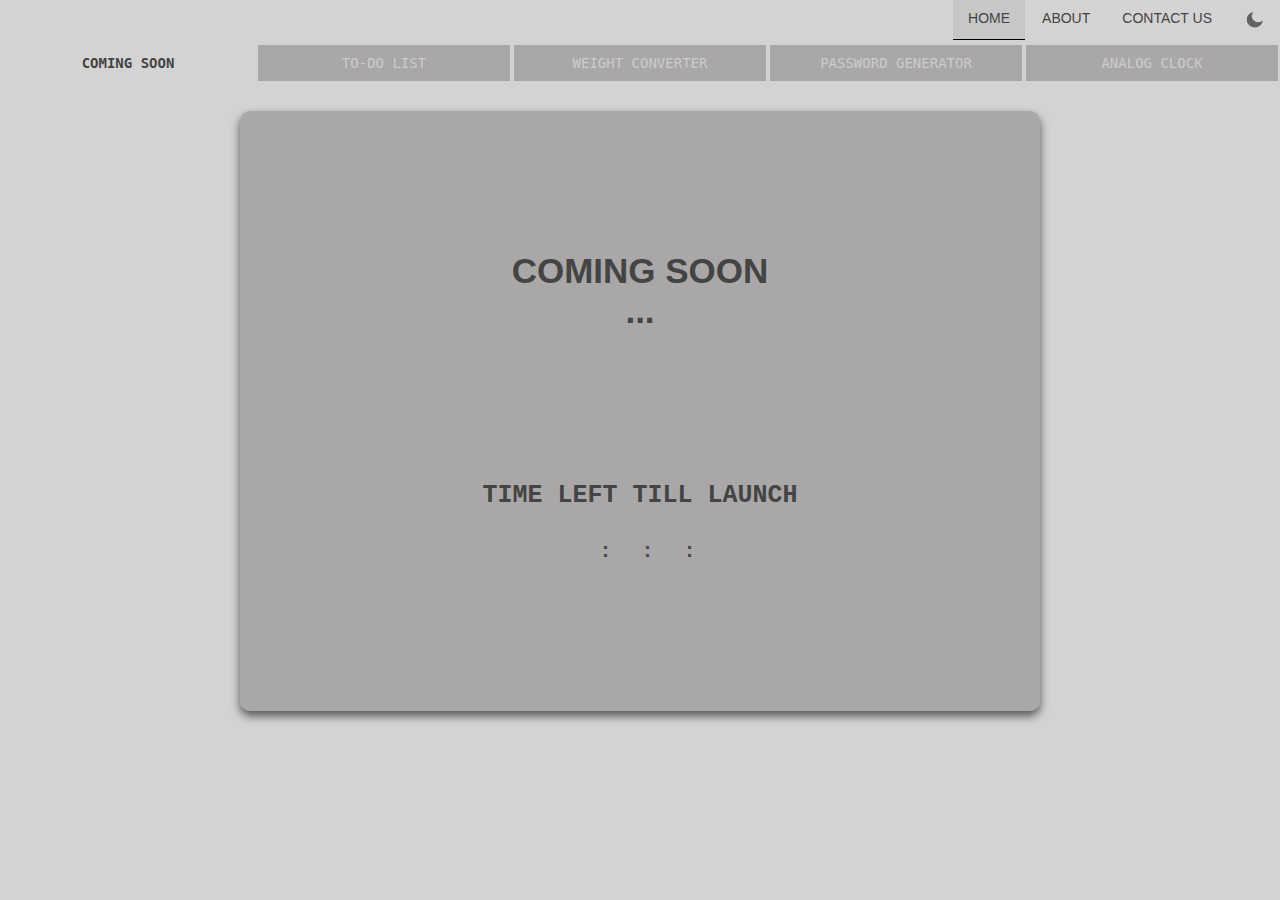
<file: index.html>
<!DOCTYPE HTML>
<html>
<head>

    <meta name="viewport" content="width=device-width, initial-scale=1">
    <title>My Projects</title>
    <link rel="stylesheet" href="./css/style.css">

</head>
<body>

    <div class = "container nav">
        <div class ="NavBar" >
            <ul>
                <li id="home" class = "nav-item active-menu"><a href="">HOME</a></li>
                <li id="about" class = "nav-item"><a href="">ABOUT</a></li>
                <li id="contact us" class = "nav-item"> <a href="">CONTACT US</a></li>
                <li id= "toggle-link" class = "nav-item"><a><img src = "img/moon.png" id = "toggle"></a></li>
            </ul>
        </div>
    </div>


    <div id= "mid">

        <div id = "project-container">

            <div class = "pro coming-soon active">COMING SOON</div>
            <div class = "pro to-do">TO-DO LIST</div>
            <div class = "pro weight">WEIGHT CONVERTER</div>
            <div class = "pro pword-gen">PASSWORD GENERATOR</div>
            <div class="pro analog-clock" onclick="analogClock()">ANALOG CLOCK</div>

        </div>

        <div id = "coming-soon" class = "mid-item active">

            <div class="coming-soon-txt">
                COMING SOON <br> ...
            </div>

            <footer class= "footer">

                <div class= "launch">
        
                    <h4>TIME LEFT TILL LAUNCH</h4>
            
                    <div class="countdown">
                        <p id="days"></p>
                        <p>:</p>
                        <p id="hours"></p>
                        <p>:</p>
                        <p id="mins"></p>
                        <p>:</p>
                        <p id="secs"></p>
                    </div>
        
                    <!-- <h2 id="elapsed"></h2> -->
        
                </div> 
            </footer>
            
        </div>

        <div id = "to-do" class = "mid-item">

            <div class="todo" >

                <h2>Create a new task</h2>

                <div id= "type">

                    <input type="text" placeholder="Input your task here ">
                    
                    <svg xmlns="http://www.w3.org/2000/svg" class="h-6 w-6" fill="none" viewBox="0 0 24 24" stroke="currentColor">
                        <path stroke-linecap="round" stroke-linejoin="round" stroke-width="2" d="M12 9v3m0 0v3m0-3h3m-3 0H9m12 0a9 9 0 11-18 0 9 9 0 0118 0z" />
                    </svg>
                    
                </div>

            </div>
            
            <div class = "todoList">

                <h2>TO DO LIST</h2>

                <div class = "list">
                    <ul></ul>
                </div>
               
            </div>

        </div>

        <div id = "weight" class = "mid-item">

            <h2>WEIGHT CONVERTER</h2>

            <div class = "ip">

                <label for="input-unit" class= "label"> FROM : </label>
                <br>
                <span class = "ip-field">
                    <input type="text" id = "input">

                    <select name="input-unit" id= "input-unit">
                        <option value="kg">kg</option>
                        <option value="pound">lb</option>
                    </select>
                </span>
               

            </div>
            
            <div class = "op">

                <label for="output-unit" class= "label"> TO : </label>
                <br>
                <span class = "ip-field"class = "ip-field">
                    <input type="text" id = "output">

                    <select name="output-unit" id= "output-unit">
                        <option value="pound">lb</option>
                        <option value="kg">kg</option>
                    </select>
                </span>
                

            </div>

        </div>

        <div id = "pword-gen" class = "mid-item">

            <h2>Password Generator</h2>

            <div class = "p-word-item input">

                <input type="text" id = "print" readonly>

                <div class="copy" onmouseover="hover()" onmouseout="onLeave()">

                    
                    <div class="copy-div white">
                        <svg class = "copy-icon" id ="white" xmlns="http://www.w3.org/2000/svg" class="h-6 w-6" fill="none" viewBox="0 0 24 24" stroke="currentColor">
                            <path stroke-linecap="round" stroke-linejoin="round" stroke-width="2" d="M9 5H7a2 2 0 00-2 2v12a2 2 0 002 2h10a2 2 0 002-2V7a2 2 0 00-2-2h-2M9 5a2 2 0 002 2h2a2 2 0 002-2M9 5a2 2 0 012-2h2a2 2 0 012 2" />
                        </svg>
                    </div>
                    
                    <div class="copy-div black">
                        <svg class = "copy-icon" id ="black" xmlns="http://www.w3.org/2000/svg" class="h-5 w-5" viewBox="0 0 20 20" fill="currentColor">
                            <path d="M9 2a1 1 0 000 2h2a1 1 0 100-2H9z" />
                            <path fill-rule="evenodd" d="M4 5a2 2 0 012-2 3 3 0 003 3h2a3 3 0 003-3 2 2 0 012 2v11a2 2 0 01-2 2H6a2 2 0 01-2-2V5zm9.707 5.707a1 1 0 00-1.414-1.414L9 12.586l-1.293-1.293a1 1 0 00-1.414 1.414l2 2a1 1 0 001.414 0l4-4z" clip-rule="evenodd" />
                        </svg>
                    </div>
                    
                    <span id = "popup-text" >copy to clipboard</span>

                </div>
               
            </div>

            <div class= "p-word-item sel">
                <label>Input number of Characters</label>
                <input type="number" min="1" max="24">
            </div>

            <button id="generate">
                Generate Password
            </button>
            
        </div>

        <div id="analog-clock" class = "mid-item">
            <div class="container-analog">
                <div class="sec hand"></div>
                <div class="min hand"></div>
                <div class="hour hand"></div>
                <img id="clock-img" src="./img/Clock-No-Hands-PNG-Clipart.png" alt="">
            </div>
        </div>

    </div>

    <script src="./js/mode.js"></script>
    <script src="./js/clock.js"></script>
    <script src="./js/countdown.js"></script>
    <script src="./js/toggle.js"></script>
    <script src="./js/switch.js"></script>
    <script src="./js/weightConverter.js"></script>
    <script src="./js/toDoList.js"></script>
    <script src="./js/pgen.js"></script>
    <!-- <script src="fontawesome.js" crossorigin="anonymous"></script> -->

</body>

</html>
</file>
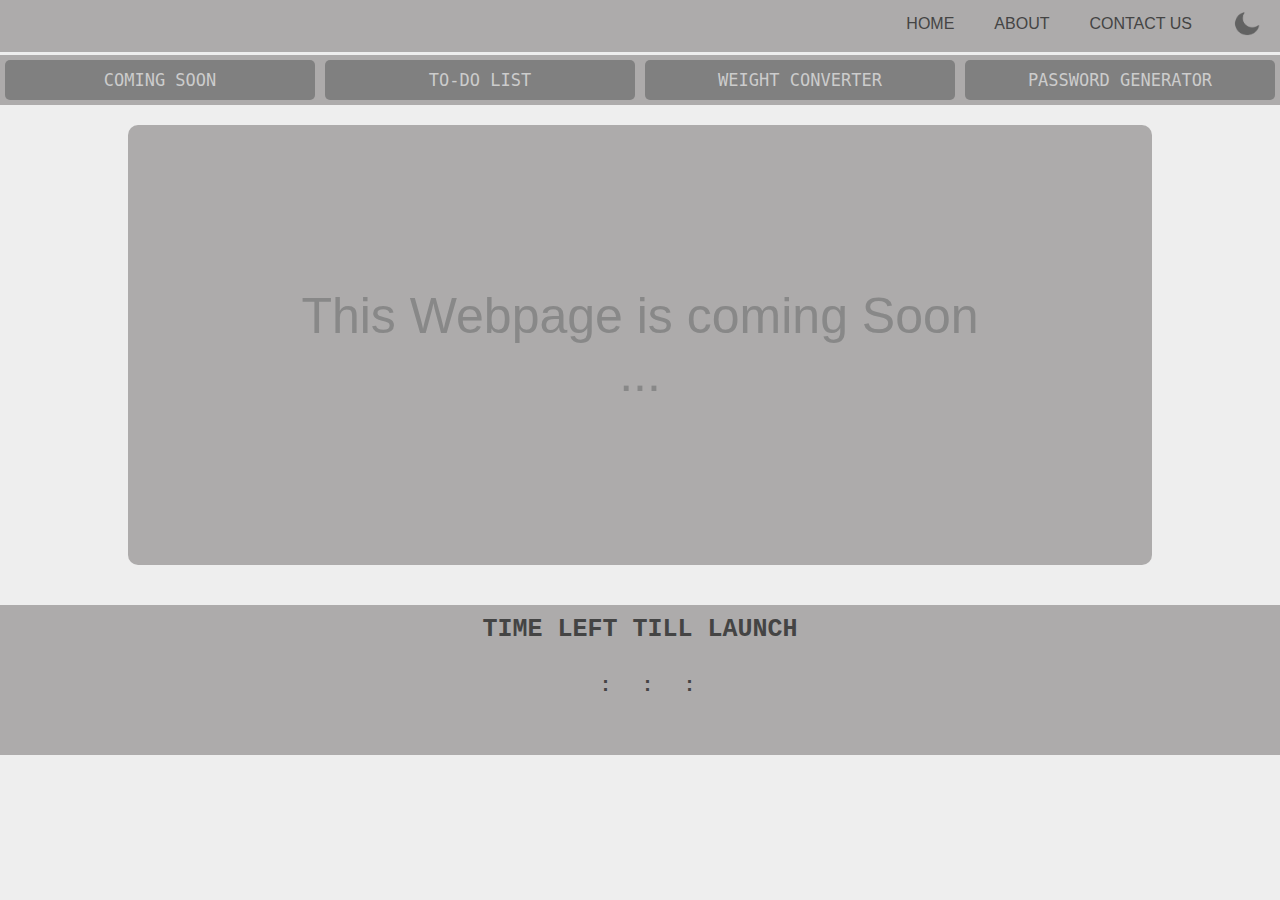
<file: Advanced Class Projects/index.html>
<!DOCTYPE HTML>
<html>
<head>

    <meta name="viewport" content="width=device-width, initial-scale=1">
    <title>COUNTDOWN AND TOGGLE SWITCH</title>
    <link rel="stylesheet" href="./css/style.css">

</head>
<body>

    <div class = "container nav">
        <div class ="NavBar" >
            <ul>
                <li id="home"><a href="">HOME</a></li>
                <li id="about"><a href="">ABOUT</a></li>
                <li id="contact us"> <a href="">CONTACT US</a></li>
                <li><a id= "toggle-link"><img src = "img/moon.png" id = "toggle"></a></li>
            </ul>
        </div>
    </div>



    <div id= "mid">

        <div id = "project-container">

            <div class = "pro coming-soon">COMING SOON</div>
            <div class = "pro to-do">TO-DO LIST</div>
            <div class = "pro weight">WEIGHT CONVERTER</div>
            <div class = "pro pword-gen">PASSWORD GENERATOR</div>

        </div>

        <div id = "coming-soon">
            This Webpage is coming Soon <br> ...
        </div>

        <div id = "to-do">

            <div class="todo">

                <h2>Create a task</h2>

                <div id= "type">

                    <input type="text" placeholder="Input your task here ">
                    
                    <svg xmlns="http://www.w3.org/2000/svg" class="h-6 w-6" fill="none" viewBox="0 0 24 24" stroke="currentColor">
                        <path stroke-linecap="round" stroke-linejoin="round" stroke-width="2" d="M12 9v3m0 0v3m0-3h3m-3 0H9m12 0a9 9 0 11-18 0 9 9 0 0118 0z" />
                    </svg>
                    
                </div>

            </div>
            
            <div class = "todoList">

                <h2>TO DO LIST</h2>

                <div class = "list">
                    <ul></ul>
                </div>
               
            </div>

        </div>

        <div id = "weight">

            <h2>WEIGHT CONVERTER</h2>

            <div class = "ip">

                <label for="input-unit" class= "label"> FROM : </label>
                <br>
                <span class = "ip-field">
                    <input type="text" id = "input">

                    <select name="input-unit" id= "input-unit">
                        <option value="kg">kg</option>
                        <option value="pound">lb</option>
                    </select>
                </span>
               

            </div>
            
            <div class = "op">

                <label for="output-unit" class= "label"> TO : </label>
                <br>
                <span class = "ip-field"class = "ip-field">
                    <input type="text" id = "output">

                    <select name="output-unit" id= "output-unit">
                        <option value="pound">lb</option>
                        <option value="kg">kg</option>
                    </select>
                </span>
                

            </div>

        </div>

        <div id = "pword-gen">

            <h2>Password Generator</h2>

            <div class = "p-word-item input">

                <input type="text" id = "print" readonly>

                <div class="copy">

                    <span id = "popup-text">copy to clipboard</span>

                    <div class="copy-div white">
                        <svg class = "copy-icon" id ="white" xmlns="http://www.w3.org/2000/svg" class="h-6 w-6" fill="none" viewBox="0 0 24 24" stroke="currentColor">
                            <path stroke-linecap="round" stroke-linejoin="round" stroke-width="2" d="M9 5H7a2 2 0 00-2 2v12a2 2 0 002 2h10a2 2 0 002-2V7a2 2 0 00-2-2h-2M9 5a2 2 0 002 2h2a2 2 0 002-2M9 5a2 2 0 012-2h2a2 2 0 012 2" />
                        </svg>
                    </div>
                    
                    <div class="copy-div black">
                        <svg class = "copy-icon" id ="black" xmlns="http://www.w3.org/2000/svg" class="h-5 w-5" viewBox="0 0 20 20" fill="currentColor">
                            <path d="M9 2a1 1 0 000 2h2a1 1 0 100-2H9z" />
                            <path fill-rule="evenodd" d="M4 5a2 2 0 012-2 3 3 0 003 3h2a3 3 0 003-3 2 2 0 012 2v11a2 2 0 01-2 2H6a2 2 0 01-2-2V5zm9.707 5.707a1 1 0 00-1.414-1.414L9 12.586l-1.293-1.293a1 1 0 00-1.414 1.414l2 2a1 1 0 001.414 0l4-4z" clip-rule="evenodd" />
                        </svg>
                    </div>
                    
                </div>
               
            </div>

            <div class= "p-word-item sel">
                <label>Input number of Characters</label>
                <input type="number" min="1" max="24">
            </div>

            <button id="generate">
                Generate Password
            </button>
            
        </div>

    </div>


    <footer class= "footer">

        <div class= "launch">

            <h4>TIME LEFT TILL LAUNCH</h4>
    
            <div class="countdown">
                <p id="days"></p>
                <p>:</p>
                <p id="hours"></p>
                <p>:</p>
                <p id="mins"></p>
                <p>:</p>
                <p id="secs"></p>
            </div>

            <!-- <h2 id="elapsed"></h2> -->

        </div> 
    </footer>
    
    <script src="./js/mode.js"></script>
    <script src="./js/countdown.js"></script>
    <script src="./js/toggle.js"></script>
    <script src="./js/switch.js"></script>
    <script src="./js/weightConverter.js"></script>
    <script src="./js/toDoList.js"></script>
    <script src="./js/pgen.js"></script>
    <!-- <script src="fontawesome.js" crossorigin="anonymous"></script> -->

</body>

</html>
</file>
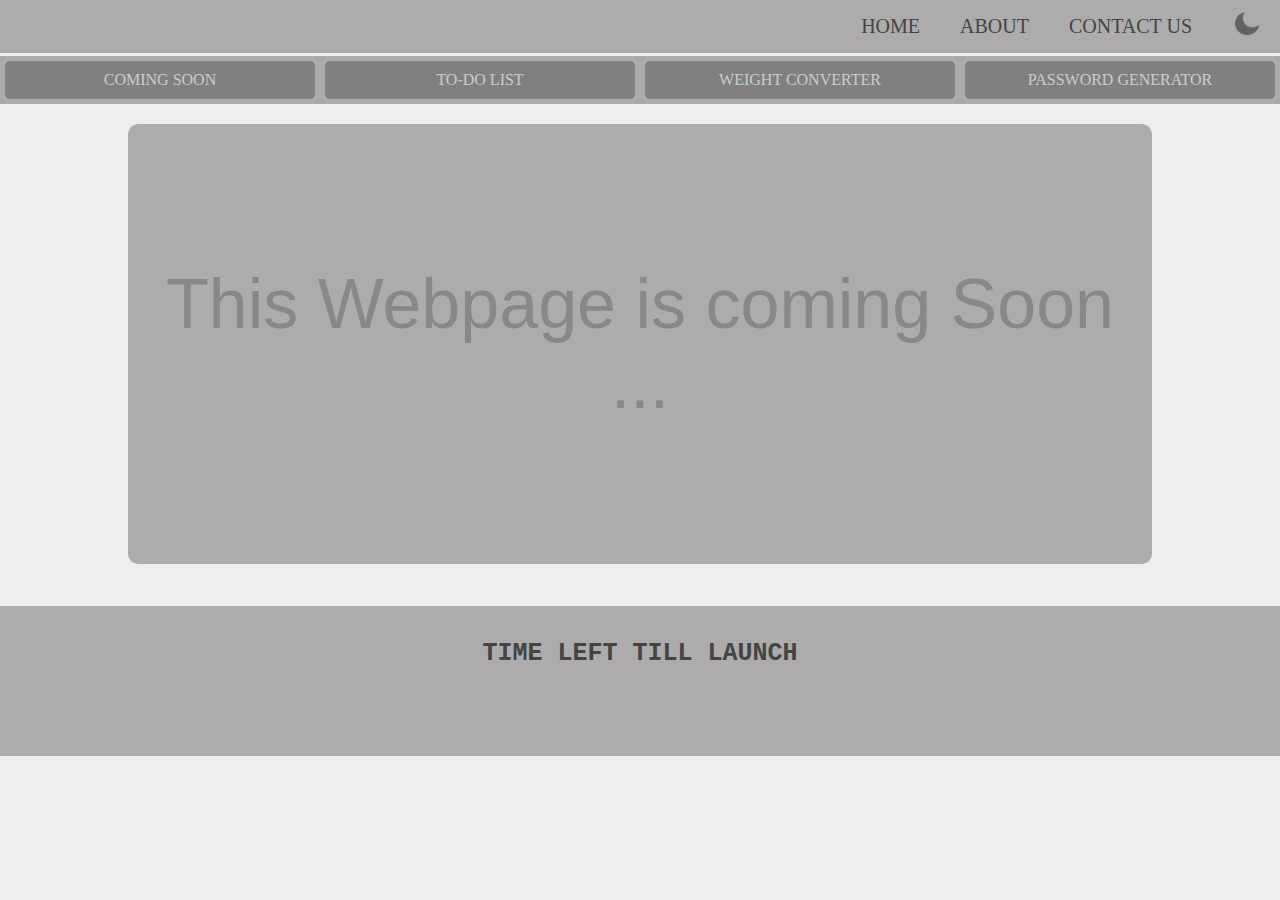
<file: bigstack/Advanced Class Projects/index.html>
<!DOCTYPE HTML>
<html>
<head>

    <meta name="viewport" content="width=device-width, initial-scale=1">
    <title>COUNTDOWN AND TOGGLE SWITCH</title>
    <link rel="stylesheet" href="./css/style.css">

</head>
<body>

    

    <div class = "container">
        <div class ="NavBar" >
            <ul>
                <li id="home"><a href="">HOME</a></li>
                <li id="about"><a href="">ABOUT</a></li>
                <li id="contact us"> <a href="">CONTACT US</a></li>
                <li><a id= "toggle-link"><img src = "img/moon.png" id = "toggle"></a></li>         
            </ul> 
            
        </div>
    </div>



    <div id= "mid">

        <div id = "project-container">

            <div class = "pro coming-soon">COMING SOON</div>
            <div class = "pro to-do">TO-DO LIST</div>
            <div class = "pro weight">WEIGHT CONVERTER</div>
            <div class = "pro pword-gen">PASSWORD GENERATOR</div>

        </div>

        <div id = "coming-soon">
            This Webpage is coming Soon <br> ...
        </div>

        <div id = "to-do">

            <div></div>
            <div></div>
            <div></div>

        </div>

        <div id = "weight">

            <h2>WEIGHT CONVERTER</h2>

            <div class = "ip">

                <label for="input-unit" class= "label"> FROM : </label>
                <br>
                <span class = "ip-field">
                    <input type="text" id = "input">

                    <select name="input-unit" id= "input-unit">
                        <option value="kg">kg</option>
                        <option value="pound">lb</option>
                    </select>
                </span>
               

            </div>
            
            <div class = "op">

                <label for="output-unit" class= "label"> TO : </label>
                <br>
                <span class = "ip-field"class = "ip-field">
                    <input type="text" id = "output">

                    <select name="output-unit" id= "output-unit">
                        <option value="pound">lb</option>
                        <option value="kg">kg</option>
                    </select>
                </span>
                

            </div>

        </div>
            
        <div id = "pword-gen">
            Lorem ipsum dolor, sit amet consectetur
        </div>

    </div>


    <footer class= "footer">

        <div class= "launch">

            <h4>TIME LEFT TILL LAUNCH</h4>
    
            <div class="countdown">
                <p id="days"></p>
                <p id="hours"></p>
                <p id="mins"></p>
                <p id="secs"></p>
            </div>

            <h2 id="elapsed"></h2>

        </div> 
    </footer>
    
    <script src="./js/mode.js"></script>
    <script src="./js/countdown.js"></script>
    <script src="./js/toggle.js"></script>
    <script src="./js/switch.js"></script>
    <script src="./js/weightConverter.js"></script>

</body>

</html>
</file>
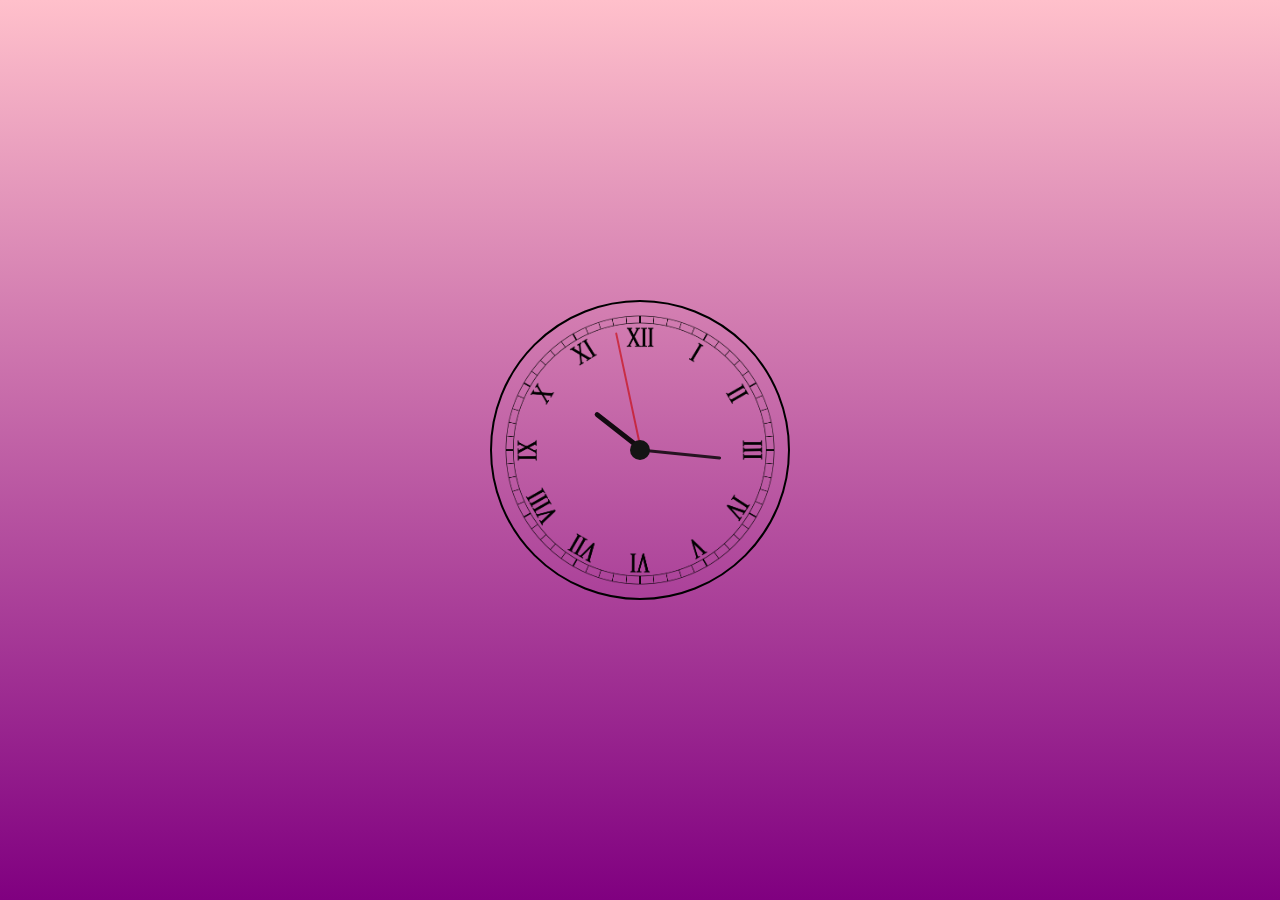
<file: clock.html>
<!DOCTYPE html>
<html lang="en">
<head>
    <meta charset="UTF-8">
    <meta http-equiv="X-UA-Compatible" content="IE=edge">
    <meta name="viewport" content="width=device-width, initial-scale=1.0">
    <link rel="stylesheet" href="./css/clock.css">
    <title>Clock project</title>
</head>
<body>
    <div class="container">

        <div class="sec hand"></div>
        <div class="min hand"></div>
        <div class="hour hand"></div>
        <img src="./img/Clock-No-Hands-PNG-Clipart.png" alt="">
        
    </div>
    
    <script src="js/clock.js"></script>
</body>
</html>
</file>
<file: css/style.css>
* {
  margin: 0;
  padding: 0;
  user-select: none;
}

body {
  display: flex;
  flex-direction: column;
  --real-bg-color: rgb(212, 211, 211);
  background: var(--real-bg-color);
  color: var(--secondary-color);
  text-align: center;
  height: 100vh;
  position: inherit;
  transition-duration: 250ms;
  -webkit-transition-duration: 250ms;
  -o-transition-duration: 250ms;
  -moz-transition-duration: 250ms;
  margin: 0;
  padding: 0;
}

.dark-theme {
  display: flex;
  --real-bg-color: #222;
  background: var(--real-bg-color);
  text-align: center;
  height: 100vh;
  --primary-color: #888;
  --secondary-color: #ccc;
  --bg-color: #333;
  transition-duration: 250ms;
  -webkit-transition-duration: 250ms;
  -o-transition-duration: 250ms;
  -moz-transition-duration: 250ms;
}

/* ------------------------------------------------------------------------------------------------------- */
/* NAV BAR STARTS HERE */
.container {
  display: flex;
  flex-direction: row;
  width: 100%;
  height: fit-content;
  background: transparent;
  margin-bottom: 3px;
}

.NavBar {
  position: relative;
  top: 0;
  display: flex;
  margin-bottom: 2px;
  margin-right: 0;
  margin-left: 0;
  background-color: transparent;
  justify-content: right;
  width: 100%;
  max-height: 40px;
}

.NavBar ul {
  display: inline-flex;
}

.NavBar .nav-item {
  display: inline-block;
  outline: 0;
  font-family: "Helvetica";
  list-style-type: none;
  display: inline-block;
  font-size: 14px;
  cursor: pointer;
  height: inherit;
  font-weight: normal;
  padding: 10px 15px;
  margin: 0 1px;
  transition-duration: 250ms;
  -webkit-transition-duration: 250ms;
  -o-transition-duration: 250ms;
  -moz-transition-duration: 250ms;
}

.NavBar li a{
  text-decoration: none;
  color: var(--primary-color);
}
.NavBar .nav-item:hover{
  background-color: rgba(100, 100, 100, 0.3);
  border-bottom: 1px solid var(--secondary-color);
}

.NavBar .nav-item:hover a{
  color: white;
}

.active-menu{
  background-color: rgba(100, 100, 100, 0.1);
  border-bottom: 1px solid var(--secondary-color);
}

#toggle {
  padding: 1px inherit;
  width: 20px;
  height: 20px;
  margin: 0;
  cursor: pointer;
  align-self: center;
  transition-duration: 250ms;
  -webkit-transition-duration: 250ms;
  -o-transition-duration: 250ms;
  -moz-transition-duration: 250ms;
}

/* #toggle:hover {
  background-color: var(--hover-color);
} */

/* NAV BAR ENDS HERE */
/* ------------------------------------------------------------------------------------------------------- */
/* MID STARTS HERE */

#mid {
  display: flex;
  width: 100%;
  height: 100%;
  max-height: 100%;
  flex-direction: column;
  transition-duration: 0.3s;
}

/* MID SELECTORS START */
#project-container {
  display: flex;
  align-content: space-around;
  width: 100%;
  margin-bottom: 10px;
  height: fit-content;
}

.pro {
  background-color: var(--bg-color);
  display: inline-flex;
  width: 50%;
  color: #ccc;
  padding: 10px;
  margin: 0 2px;
  justify-content: center;
  border-radius: 0px;
  cursor: pointer;
  font-family: monospace;
  font-size: 14px;
  transition-duration: 0.3s
}

.pro:hover {
  background: rgb(85, 85, 85);
}

.active, .active:hover {
  background-color: var(--real-bg-color);
  font-weight:800;
  color:var(--primary-color);
}

.mid-item{
  transition-duration: 0.1s;
}

/* MID SELECTORS END */

/* ---------------COMING SOON STARTS HERE */

#coming-soon {
  display: flex;
  flex-direction: column;
  justify-content: space-between;
  align-items: center;
  background: var(--bg-color);
  position: relative;
  box-shadow: 0 5px 10px rgba(0, 0, 0, 0.6);
  max-width: 800px;
  width: 90%;
  max-height: 600px;
  height: 80%;
  border-radius: 10px;
  justify-self: center;
  align-self: center;
  margin: 20px 0;
  overflow: hidden;
  font-size: 35px;
  color: var(--primary-color);
  font-family: 'Gill Sans', 'Gill Sans MT', 'Trebuchet MS', sans-serif;

}

#coming-soon .coming-soon-txt {
  display: flex;
  align-items: center;
  height: 60%;
}

#coming-soon > footer {
  height: 40%;
}

/* ------------------------------------------------------------------------------------------------------- */
/* FOOTER STARTS HERE */

.footer {
  display: flex;
  background: transparent;
  height: 150px;
  justify-content: center;
  align-content: flex-end;
}

.launch {
  display: inline-flex;
  flex-direction: column;
  height: 150px;
  background: transparent;
  justify-content: center;
}

h4 {
  display: flex;
  justify-content: flex-start;
  color: var(--primary-color);
  font-family: 'Courier New', Courier, monospace;
  font-size: 25px;
  width: fit-content;
  height: 30%;
  align-self: center;
  margin: 0;
  padding: 10px 0;
}

.countdown {
  justify-content: flex-end;
  display: inline-flex;
  align-self: center;
  height: 70%;
  width: fit-content;
  padding: 20px 0;
  margin: 0;
}

.countdown p {
  display: flex;
  width: fit-content;
  height: fit-content;
  margin-left: 15px;
  font-size: 20px;
  font-weight: 600;
  padding: 0;
  font-family: 'Courier New', Courier, monospace;
  color: var(--primary-color);
}

#days {
  border-top-left-radius: 20%;
  border-bottom-left-radius: 20%;
}

#secs {
  border-top-right-radius: 20%;
  border-bottom-right-radius: 20%;
}

/* FOOTER ENDS HERE */
/* ---------------COMING SOON ENDS HERE */



/*-------------------- TO DO STARTS HERE -------------------------------*/
#to-do {
  margin: auto 0;
  height: 80%;
  display: none;
  color: var(--hover-color);
  flex-direction: column;
  align-items: center;
}

#to-do h2 {
  margin: 0 0 10px;
  font-family: Helvetica;
  color: var(--hover-color);
  font-weight: bold;
  text-shadow: 0 0 1px black;
  letter-spacing: 1px;
}

.todo {
  display: flex;
  flex-direction: column;
  align-items: center;
  background-color: var(--bg-color);
  width: 90%;
  max-width: 500px;
  border-radius: 20px;
  padding: 15px 0;
  box-shadow: 0 5px 10px rgba(0, 0, 0, 0.6);
}

#type {
  display: flex;
  flex-direction: row;
  width: 90%;
  border-radius: 10px;
  box-shadow: 0 2px 5px rgba(0, 0, 0, 0.5);
  background: white;
  padding: 2px;

}

#type input {
  display: inline-flex;
  margin: 0;
  padding: 0;
  color: var(--primary-color);
  width: 90%;
  border: none;
  padding: 0 5px;
  background: transparent;
}

#type input::placeholder {
  color: rgb(201, 197, 197);
}

#type svg {
  display: inline-flex;
  width: 30px;
  height: 30px;
  padding: 0;
  justify-content: right;
  cursor: pointer;
}

#type svg:active {
  background-color: none;
}

.todo input:focus {
  outline: none;
}

.todoList {
  display: flex;
  flex-direction: column;
  width: 90%;
  max-width: 500px;
  height: fit-content;
  background: var(--bg-color);
  margin: 30px 0 0;
  border-radius: 20px;
  padding: 20px 0;
  box-shadow: 0 5px 10px rgba(0, 0, 0, 0.6);
}

.list {
  padding: 0;
}

.list ul {
  display: flex;
  flex-direction: column;
  list-style-type: none;
  align-items: left;
  padding: 10px 10px;
  box-shadow: 0 0 5px var(--primary-color);
  margin: 0 10px;
  border-radius: 10px;
}

.list ul li {
  display: flex;
  justify-content: space-between;
  align-self: center;
  padding: 0;
  color: rgba(255, 255, 255, 0.7);
  width: 99%;
  border-bottom: 2px solid rgb(131, 127, 127);
  font-size: 14px;
  margin: 10px 0;
}

.list ul li span {
  width: 90%;
  text-align: left;
  padding: 0 10px;
  align-self: flex-start;
  text-decoration: none;
}

.done {
  text-decoration: line-through;
  text-decoration-color: black;
  color: black;
}

.list ul li svg {
  justify-self: right;
  width: 20px;
  height: 20px;
  padding: 0 0 3px 0;
  align-self: right;
  cursor: pointer;
}


/*-------------------- TO DO ENDS HERE -------------------------------*/

/*--------------------WEIGHT STARTS HERE -------------------------------*/

#weight {
  display: none;
  flex-direction: column;
  align-items: center;
  background: var(--bg-color);
  width: 300px;
  height: fit-content;
  border-radius: 10px;
  align-self: center;
  margin: 50px 10px auto;
  color: var(--primary-color);
  font-family: 'Lucida Sans', 'Lucida Sans Regular', 'Lucida Grande', 'Lucida Sans Unicode', Verdana, sans-serif;
  font-weight: normal;
  box-shadow: 0 0 15px rgba(0, 0, 0, 0.9);
}

.label {
  width: fit-content;
  font: 'arial black';
  display: none;
}

.ip-field {
  background-color: rgba(219, 217, 217, 0.938);
  display: flex;
  width: fit-content;
  border-radius: 5px;
  box-shadow: 0 3px 5px rgba(0, 0, 0, 0.6);
  height: fit-content;
  padding: 0;
  align-self: center;
}

#input-unit,
#output-unit {
  width: 20%;
  height: 36px;
  background: rgba(219, 217, 217, 0.938);
  margin: 0;
  display: inline-flex;
  border: 0;
  border-radius: 10px;
}

#output,
#input {
  width: 80%;
  height: 35px;
  background: rgba(219, 217, 217, 0.938);
  border: 0;
  display: inline-flex;
  margin: 0;
  border-radius: 10px;
  padding-left: 10px;
}

#output:focus-visible,
#input:focus-visible,
#input-unit:focus-visible,
#output-unit:focus-visible {
  border: 0;
  outline: 0;

}

#input-unit:hover,
#output-unit:hover {
  background-color: rgba(194, 194, 194, 0.836);
  border: 0;
  border-top-left-radius: 0;
  border-bottom-left-radius: 0;
}


.ip {
  margin-top: 0px;
  width: fit-content;
  align-content: flex-start;
}

.op {
  margin-top: 50px;
  margin-bottom: 50px;
  width: fit-content;
  align-content: flex-end;
}

#weight h2 {
  padding: 25px 0;
  font-size: 25px;
  font-family: monospace;

}

/*--------------------WEIGHT ENDS HERE -------------------------------*/
/*--------------------PGEN STARTS HERE -------------------------------*/


#pword-gen {
  display: none;
  width: 60%;
  max-width: 400px;
  min-width: 300px;
  height: 50%;
  min-height: 200px;
  max-height: 200px;
  background-color: var(--bg-color);
  border-radius: 20px;
  flex-direction: column;
  align-self: center;
  align-items: center;
  margin: 50px 0 auto 0;
  padding: 10px;
  box-shadow: 0 5px 10px rgba(0, 0, 0, 0.9);
}

#pword-gen h2 {
  padding: 10px 0;
  text-transform: uppercase;
  font-size: 20px;
  font-family: 'Segoe UI';
}

#pword-gen .input {
  display: flex;
  width: 90%;
  justify-content: space-between;
  background: white;
  padding: 1px 10px;
  border-radius: 10px;
  box-shadow: 0 2px 5px rgba(0, 0, 0, 0.7);

}

#pword-gen .input input {
  width: 95%;
  border: none;
  color: var(--primary-color);
  letter-spacing: 2px;
  font-size: 20px;
  font-family: monospace;
}

.copy {
  position: relative;
  display: inline-block;
  /* background-color: black; */
  transition-duration: 1000ms;
  -webkit-transition-duration: 500ms;
  -o-transition-duration: 500ms;
  -moz-transition-duration: 500ms;
}

.copy #popup-text {
  display: none;
  position: absolute;
  top: -145%;
  left: -50%;
  background: rgba(0, 0, 0, 0.6);
  color: white;
  padding: 1px;
  border-radius: 10px;
  width: 60px;
  opacity: 0.7;
  font-size: 13px;
}

.copy #popup-text:after {
  content: "";
  position: absolute;
  top: 100%;
  left: 50%;
  margin-left: -5px;
  border-width: 5px;
  border-style: solid;
  border-color: rgba(0, 0, 0, 0.6) transparent transparent transparent;
}

#pword-gen .input .copy svg {
  width: 30px;
  max-width: 30px;
  height: 30px;
  color: rgba(0, 0, 0, 0.7);
  cursor: pointer;
}

#white {
  display: block;
}

#black {
  display: none;
}

/* input[type=number]{

} */

#pword-gen .sel {
  display: flex;
  width: 90%;
  margin: 20px 0;
}

#pword-gen .sel label {
  width: 95%;
  text-align: left;
  font-size: 17px;
  font-family: 'Helvetica';
  font-weight: 500;
  padding: 5px;
}

#pword-gen .sel input {
  width: 40px;
  height: 20px;
  text-align: center;
  overflow: scroll;
  border-radius: 5px;
  border: 1px solid grey;
}

#pword-gen * input:focus {
  outline: none;
  border: none;
}

#pword-gen button {
  margin: 0 0 20px 0;
  padding: 15px;
  width: 70%;
  border-radius: 7px;
  border: 1px solid white;
  color: var(--secondary-color);
  background: var(--bg-color);
}

#pword-gen button:hover {
  background: linear-gradient(0deg, var(--bg-color), grey, var(--bg-color));
  border: 1px solid white;
  box-shadow: 0 0 9px rgba(0, 0, 0, 0.9);
  outline: none;
}


/*--------------------PGEN ENDS HERE -------------------------------*/

/*---------------- ANALOG CLOCK STARTS HERE */

#analog-clock{
  display: none;
  justify-content: center;
  align-items: center;
  width: 90%;
  max-width: 600px;
  margin: auto auto;
  min-height: 65%;
  background: var(--bg-color);
  border-radius: 10px;
  box-shadow: 0 3px 5px rgba(0, 0, 0, 0.8);
}

.container-analog{
  position: absolute;
  display: flex;
  margin: auto 0;
  border-radius: 50%;
  width: 300px;
  height: 300px;
  border: 2px solid rgba(0, 0, 0, 1);
  /* box-shadow: 0 0 10px rgba(0, 0, 0, 0.9); */
  transition-duration: 300ms;
  -webkit-transition-duration: 300ms;
  -o-transition-duration: 300ms;
  -moz-transition-duration: 300ms;
}

#clock-img{
  width: 300px;
  height: 300px;
  transition-duration: 1000ms;
  -webkit-transition-duration: 1000ms;
  -o-transition-duration: 1000ms;
  -moz-transition-duration: 1000ms;
}

.hand{
  --rotation: 0deg;
  bottom: 50%;
  left: 50%;
  position: absolute;
  border-radius: 10px;
  align-self: center;
  z-index: 5;
  transform-origin: bottom;
  transform: translateX(-50%) translateY(-50%);
  transform: rotate(calc(var(--rotation) * 1deg));
}
.sec{
  background-color: rgb(255, 0, 0);
  width: 2px;
  height: 125px;
  display: block;
}

.min{
  background-color: rgba(0, 0, 0, 0.8);
  width: 3px;
  height: 100px;
  display: block;
}

.hour{
  background-color: rgba(0, 0, 0, 0.9);
  width: 5px;
  height: 75px;
  display: block;
}

.container-analog:after{
  content: "";
  background-color: rgba(20, 20, 20, 1);
  border-radius: 50%;
  width: 20px;
  height: 20px;
  position: absolute;
  align-self: center;
  left: 50%;
  top: 50%;
  transform: translate(-50%, -50%);
  z-index: 12;
}


/*-------------------- ANALOG CLOCK STARTS HERE */

/*-------------------------------------------- MID ENDS HERE */

/* ------------------------------------------------------------------------------------------------------- */


:root {
  --primary-color: #444;
  --secondary-color: #010101;
  --bg-color: rgba(160, 158, 158, 0.836);
  --hover-color: #888;
  --real-bg-color: rgb(212, 211, 211)
  /* create var for
  -text color
  -background color
   */
}
</file>
<file: Advanced Class Projects/css/style.css>
*{
  margin: 0;
  padding: 0;
}

body{
    display: flex;
    flex-direction: column;
    background: #eee;
    background-repeat: no-repeat;
    background-size: cover;
    background-position: center center;
    background-attachment: fixed;
    color: var(--secondary-color);
    text-align: center;
    height: 100vh;
    position: inherit;
    transition-duration: 250ms;
    -webkit-transition-duration: 250ms;
    -o-transition-duration: 250ms;
    -moz-transition-duration: 250ms;
    margin: 0;
    padding: 0;
}

.dark-theme{
    display: flex;
    background: #222;
    background-repeat: no-repeat;
    background-size: cover;
    background-position: center center;
    background-attachment: fixed;
    text-align: center;
    height: 100vh;
    --primary-color: #888;
    --secondary-color: #ccc;
    --bg-color: #333;
    transition-duration: 250ms;
    -webkit-transition-duration: 250ms;
    -o-transition-duration: 250ms;
    -moz-transition-duration: 250ms;
  }
  /* ------------------------------------------------------------------------------------------------------- */
                                 /* NAV BAR STARTS HERE */
.container{
  display: flex;
  flex-direction: row;
  width: 100%;
  height: fit-content;
  background: var(--bg-color);
  margin-bottom: 3px;
}

.NavBar{
  position: relative;
  top: 0;
  display: flex;
  /* box-shadow: 0 0px 5px 0 rgb(192, 192, 197); */
  /* border-bottom-left-radius: 10px;
  border-bottom-right-radius: 10px; */
  margin-bottom: 0;
  margin-right: 0;
  margin-left: 0;
  background-color: transparent;
  justify-content: right;
  width: 100%;
  height: fit-content;
}

.NavBar ul {
  list-style-type: none;
  margin: 0;
  padding: 0;
  display: inline-flex;
  /* display: block;  */
}

.NavBar li {
  margin: 0;
  padding: 0;
  font-family: "Helvetica";
  list-style-type: none;
  display: inline-block;
  font-size: 16px;
  height: fit-content;
  
}

.NavBar li a{
  display: inline-block;
  text-decoration: none;
  outline: 0;
  font-weight: normal;
  padding: 15px 20px;
  /* font-size: 15px; */
  color: var(--primary-color);
  transition-duration: 250ms;
  -webkit-transition-duration: 250ms;
  -o-transition-duration: 250ms;
  -moz-transition-duration: 250ms;
}

.NavBar li a:hover{
  background-color: var(--hover-color);
  color: white;
  /* box-shadow: 0 0px 5px 7px grey; */
  border-radius: 0;

}

#toggle-link{
  padding: 9px 19px;
}

#toggle {
  padding: 0px;
  width: 30px;
  height: 30px;
  margin: 0;
  /* margin-right: 10px; */
  /* border: 5px solid  transparent; */
  cursor: pointer;
  align-self: center;
  justify-self: right;
  transition-duration: 250ms;
  -webkit-transition-duration: 250ms;
  -o-transition-duration: 250ms;
  -moz-transition-duration: 250ms;
}

#toggle:hover {
  /* position: relative; */
  /* border: 5px solid  var(--hover-color); */
  border-radius: 5px;
  background-color: var(--hover-color);
  /* box-shadow: 0 0px 5px 5px grey; */
}

                                 /* NAV BAR ENDS HERE */
/* ------------------------------------------------------------------------------------------------------- */
                                 /* MID STARTS HERE */

#mid{
  display: flex;
  width: 100%;
  height: 550px;
  flex-direction: column;
}
        /* MID SELECTORS START */
#project-container{
  display: flex;
  align-content: space-around;
  width: 100%;
  height: fit-content;
  background: var(--bg-color);
}

.pro {
  background-color: rgb(128, 128, 128);
  display: inline-flex;
  width: 50%;
  color: #ccc;
  padding: 10px;
  margin: 5px;
  justify-content: center;
  border-radius: 5px;
  cursor: pointer;
  font-family: monospace;
  font-size: 17px;
}

.pro:hover{
  background: rgb(85, 85, 85);
}

.active{
  background: rgb(85, 85, 85);
}
        /* MID SELECTORS END */

#coming-soon{
  display: flex;
  justify-content: center;
  align-items: center;
  background: var(--bg-color);
  width: 80%;
  height: 80%;
  border-radius: 10px;
  align-self: center;
  margin-top: 20px;
  margin-bottom: 20px;
  font-size: 50px;
  color: var(--hover-color);
  font-family:'Gill Sans', 'Gill Sans MT', Calibri, 'Trebuchet MS', sans-serif;
}
    /*-------------------- TO DO STARTS HERE -------------------------------*/
#to-do{
  margin: auto 0;
  height: 80%;
  display: none;
  color: var(--hover-color);
  flex-direction: column;
  align-items: center;
  
}

#to-do h2{
  margin: 0 0 10px;
  font-family: Helvetica;
  color: var(--hover-color);
  font-weight: bold;
  text-shadow: 0 0 1px black;
  letter-spacing: 1px;
}

.todo{
  display: flex;
  flex-direction: column;
  align-items: center;
  background-color: var(--bg-color);
  width: 500px;
  border-radius: 20px;
  padding: 15px 0;
  box-shadow: 0 5px 10px black;

}

#type{
  display: flex;
  flex-direction: row;
  width: 90%;
  border-radius: 10px;
  /* border-bottom: 3px  solid var(--primary-color); */
  box-shadow: 0 1px 10px var(--primary-color);
  background: white;
  padding: 2px;

}

#type input{
  display: inline-flex;
  margin: 0;
  padding: 0;
  color: var(--primary-color);
  width: 90%;
  border: none;
  padding: 0 5px;
  background: transparent;
}

#type input::placeholder{
  color: rgb(201, 197, 197);
}

#type svg{
  display: inline-flex;
  width: 30px;
  height: 30px;
  padding: 0;
  justify-content: right;
  cursor: pointer;
}

#type svg:active{
  background-color: none;
}

.todo input:focus{
  outline: none;
}

.todoList{
  display: flex;
  flex-direction: column;
  width: 500px;
  height: fit-content;
  background: var(--bg-color);
  margin: 30px 0 0;
  border-radius: 20px;
  padding: 20px 0;
  box-shadow: 0 5px 10px black;

}

.list{
  padding: 0;
}

.list ul{
  display: flex;
  flex-direction: column;
  list-style-type: none;
  align-items: left;
  padding: 10px 10px;
  box-shadow: 0 0 5px var(--primary-color);
  margin: 0 10px;
  border-radius: 10px;
}

.list ul li{
  display: flex;
  justify-content: space-between;
  padding: 0 10px; 
  color: white;
  width: 90%;
  border-bottom: 2px solid rgb(131, 127, 127);
  font-size: 20px;
  margin: 10px auto;
}

.list ul li span{
  width: 90%;
  text-align: center;
  padding: 0;
  align-self: flex-start;
  text-decoration: none;
}

.done{
  text-decoration: line-through;
  text-decoration-color: black;
  color: black;
}

.list ul li svg{
  justify-self: right;
  width: 20;
  height: 20px;
  padding: 0;
  align-self: right;
  cursor: pointer;
}


    /*-------------------- TO DO ENDS HERE -------------------------------*/

    /*--------------------WEIGHT STARTS HERE -------------------------------*/

#weight{
  display: none;
  flex-direction: column;
  align-items: center;
  background: var(--bg-color);
  width: 300px;
  height: fit-content;
  border-radius: 10px;
  align-self: center;
  margin: auto;
  color: var(--primary-color);
  font-family: 'Lucida Sans', 'Lucida Sans Regular', 'Lucida Grande', 'Lucida Sans Unicode', Geneva, Verdana, sans-serif;
  font-weight: normal;
  box-shadow: 0 0 15px rgba(0, 0, 0, 0.9);
}

.label{
  width: fit-content;
  font: 'arial black';
  display: none;
}

.ip-field{
  background-color: rgba(219, 217, 217, 0.938);
  display: flex;
  width: fit-content;
  border-radius: 10px;
  border: 2px solid rgba(160, 158, 158, 0.836);
  height: fit-content;
  padding: 0;
  align-self: center;
}

#input-unit, #output-unit{
  width: 20%;
  height: 36px;
  background: rgba(219, 217, 217, 0.938);
  margin: 0;
  display: inline-flex;
  border: 0;
  border-radius: 10px;
}

#output, #input{
  width: 80%;
  height: 35px;
  background: rgba(219, 217, 217, 0.938);
  border: 0;
  display: inline-flex;
  margin: 0;
  border-radius: 10px;
  padding-left: 10px;
}

#output:focus-visible, #input:focus-visible, #input-unit:focus-visible, #output-unit:focus-visible{
  border: 0;
  outline: 0;

}

#input-unit:hover, #output-unit:hover{
  background-color: rgba(194, 194, 194, 0.836);
  border: 0;
  border-top-left-radius: 0;
  border-bottom-left-radius: 0;
}


.ip{
  margin-top: 0px;
  width: fit-content;
  align-content: flex-start;
}

.op{
  margin-top: 50px;
  margin-bottom: 50px;
  width: fit-content;
  align-content: flex-end;
}

#weight h2{
  padding: 25px 0;
  font-size: 25px;
  font-family: monospace;
  
}

    /*--------------------WEIGHT ENDS HERE -------------------------------*/
    /*--------------------PGEN STARTS HERE -------------------------------*/


#pword-gen{
  display: none;
  width: 60%;
  max-width: 500px;
  height: 60%;
  max-height: 200px;
  background-color: var(--hover-color);
  border-radius: 20px;
  flex-direction: column;
  align-self: center;
  align-items: center;
  margin: auto 0;
  box-shadow: 0 5px 10px rgba(0, 0, 0, 0.9);
}

#pword-gen h2{
  padding: 10px 0;
  text-transform: uppercase;
  font-size: 20px;
  font-family: 'Segoe UI';
}

#pword-gen .input{
  display: flex;
  width: 90%;
  justify-content: space-between;
  background: white;
  padding: 1px 10px;
  border-radius: 10px;
  box-shadow: 0 2px 5px rgba(0, 0, 0, 0.7);

}

#pword-gen .input input{
  width: 95%;
  border: none;
  color: var(--primary-color);
  letter-spacing: 2px;
  font-size: 20px;
  font-family: monospace;
}

.copy{
  position: relative;
  display: inline-block;
  /* background-color: black; */
}

#popup-text{
  /* visibility: hidden; */
  display: none;
  width: 140px;
  background-color: #555;
  color: rgb(218, 218, 218);
  text-align: center;
  border-radius: 6px;
  padding: 5px;
  position: absolute;
  z-index: 1;
  bottom: 150%;
  left: 50%;
  margin-left: -75px;
  opacity: 1;
  transition: opacity 0.3s;
}

#popup-text:after{
  content: "";
  position: absolute;
  top: 100%;
  left: 50%;
  margin-left: -5px;
  border-width: 5px;
  border-style: solid;
  border-color: #555 transparent transparent transparent;
}

#pword-gen .input .copy svg{
  width: 30px;
  max-width: 30px;
  height: 30px;
  color: rgba(0, 0, 0, 0.7);
  cursor: pointer;
}

#white{
  display: block;
}

#black{
  display: none;
}

/* .copy-icon:hover{
  background: black;
} */

.copy-icon:hover #popup-text{
  /* visibility: visible;*/
  display: block;
  opacity: 1;
}

/* input[type=number]{

} */

#pword-gen .sel{
  display: flex;
  width: 90%;
  margin: auto 0;
}

#pword-gen .sel label{
  width: 95%;
  text-align: left;
  font-size: 17px;
  font-family: 'Helvetica';
  font-weight: 500;
  padding: 5px;
}

#pword-gen .sel input{
  width: 40px;
  height: 20px;
  text-align: center;
  overflow: scroll;
  border-radius: 5px;
  border: 1px solid grey;
}

#pword-gen * input:focus{
  outline: none;
  border: none;
}

#pword-gen button{
  margin: 0 0 20px 0;
  padding: 5px;
  width: 70%;
  border-radius: 7px;
  border: 1px solid black;
  background: linear-gradient(0deg, var(--bg-color), grey, var(--bg-color) );
  color: var(--secondary-color);
}

#pword-gen button:hover{
  border: 1px solid white;
  box-shadow: 0 0 9px rgba(0, 0, 0, 0.9);
  background: var(--hover-color);

}


    /*--------------------PGEN ENDS HERE -------------------------------*/

                                 /* MID ENDS HERE */
/* ------------------------------------------------------------------------------------------------------- */
                                  /* FOOTER STARTS HERE */         

.footer{
  display: flex;
  background: var(--bg-color);
  height: 150px;
  justify-content: center;
  align-content: flex-end;
}

.launch{
  display: inline-flex;
  flex-direction: column;
  height: 150px;
  background: transparent;
  justify-content: center;
}

h4{
  display: flex;
  justify-content: flex-start;
  color: var(--primary-color);
  font-family: 'Courier New', Courier, monospace;
  font-size: 25px;
  width: fit-content;
  height: 30%;
  align-self: center;
  margin: 0;
  padding: 10px 0;
}

.countdown{
  justify-content: flex-end;
  display: inline-flex;
  align-self: center;
  height: 70%;
  width: fit-content;
  padding: 20px 0;
  margin: 0;
}

.countdown p{
    display: flex;
    width: fit-content;
    height: fit-content;
    margin-left: 15px;
    font-size: 20px;
    font-weight: 600;
    padding: 0;
    font-family: 'Courier New', Courier, monospace;
    color: var(--primary-color);
  }

#days{
    border-top-left-radius: 20%;
    border-bottom-left-radius: 20%;
  }

#secs {
    border-top-right-radius: 20%;
    border-bottom-right-radius: 20%;
  }

                                  /* FOOTER ENDS HERE */    
/* ------------------------------------------------------------------------------------------------------- */


:root{
  --primary-color: #444;
  --secondary-color: #010101;
  --bg-color: rgba(160, 158, 158, 0.836);
  --hover-color: #888;
  /* create var for
  -text color
  -background color
   */
}
</file>
<file: bigstack/Advanced Class Projects/css/style.css>
body{
    display: flex;
    flex-direction: column;
    background: #eee;
    background-repeat: no-repeat;
    background-size: cover;
    background-position: center center;
    background-attachment: fixed;
    color: var(--secondary-color);
    text-align: center;
    height: 100vh;
    position: inherit;
    transition-duration: 250ms;
    -webkit-transition-duration: 250ms;
    -o-transition-duration: 250ms;
    -moz-transition-duration: 250ms;
    margin: 0;
    padding: 0;
}

.dark-theme{
    display: flex;
    background: #222;
    background-repeat: no-repeat;
    background-size: cover;
    background-position: center center;
    background-attachment: fixed;
    text-align: center;
    height: 100vh;
    --primary-color: #888;
    --secondary-color: #ccc;
    --bg-color: #333;
    transition-duration: 250ms;
    -webkit-transition-duration: 250ms;
    -o-transition-duration: 250ms;
    -moz-transition-duration: 250ms;
  }
  /* ------------------------------------------------------------------------------------------------------- */
                                 /* NAV BAR STARTS HERE */
.container{
  display: flex;
  flex-direction: row;
  width: 100%;
  height: fit-content;
  background: var(--bg-color);
  margin-bottom: 3px;
}

.NavBar{
  position: relative;
  top: 0;
  display: flex;
  /* box-shadow: 0 0px 5px 0 rgb(192, 192, 197); */
  /* border-bottom-left-radius: 10px;
  border-bottom-right-radius: 10px; */
  margin-bottom: 0;
  margin-right: 0;
  margin-left: 0;
  background-color: transparent;
  justify-content: right;
  width: 100%;
  height: fit-content;
}

.NavBar ul {
  list-style-type: none;
  margin: 0;
  padding: 0;
  display: inline-flex;
  /* display: block;  */
}

.NavBar li {
  margin: 0;
  padding: 0;
  font-family:  Times, 'serif';
  list-style-type: none;
  display: inline-block;
  font-size: 20px;
  height: fit-content;
  
}

.NavBar li a{
  display: inline-block;
  text-decoration: none;
  outline: 0;
  font-weight: 400;
  padding: 15px 20px;
  /* font-size: 15px; */
  color: var(--primary-color);
  transition-duration: 250ms;
  -webkit-transition-duration: 250ms;
  -o-transition-duration: 250ms;
  -moz-transition-duration: 250ms;
}

.NavBar li a:hover{
  background-color: var(--hover-color);
  color: white;
  /* box-shadow: 0 0px 5px 7px grey; */
  border-radius: 0;

}

#toggle-link{
  padding: 9px 19px;
}

#toggle {
  padding: 0px;
  width: 30px;
  height: 30px;
  margin: 0;
  /* margin-right: 10px; */
  /* border: 5px solid  transparent; */
  cursor: pointer;
  align-self: center;
  justify-self: right;
  transition-duration: 250ms;
  -webkit-transition-duration: 250ms;
  -o-transition-duration: 250ms;
  -moz-transition-duration: 250ms;
}

#toggle:hover {
  /* position: relative; */
  /* border: 5px solid  var(--hover-color); */
  border-radius: 5px;
  background-color: var(--hover-color);
  /* box-shadow: 0 0px 5px 5px grey; */
}

                                 /* NAV BAR ENDS HERE */
/* ------------------------------------------------------------------------------------------------------- */
                                 /* MID STARTS HERE */

#mid{
  display: flex;
  width: 100%;
  height: 550px;
  flex-direction: column;
}
        /* MID SELECTORS START */
#project-container{
  display: flex;
  align-content: space-around;
  width: 100%;
  height: fit-content;
  background: var(--bg-color);
}

.pro {
  background: grey;
  display: inline-flex;
  width: 50%;
  color: #ccc;
  padding: 10px;
  margin: 5px;
  justify-content: center;
  border-radius: 5px;
  cursor: pointer;

}

.pro:hover{
  background: #555;
}

        /* MID SELECTORS END */

#coming-soon{
  display: flex;
  justify-content: center;
  align-items: center;
  background: var(--bg-color);
  width: 80%;
  height: 80%;
  border-radius: 10px;
  align-self: center;
  margin-top: 20px;
  margin-bottom: 20px;
  font-size: 70px;
  color: var(--hover-color);
  font-family:'Gill Sans', 'Gill Sans MT', Calibri, 'Trebuchet MS', sans-serif;
}

#to-do{
  display: none;
  color: var(--hover-color);

}

#weight{
  display: none;
  flex-direction: column;
  align-items: center;
  background: var(--bg-color);
  width: 300px;
  height: fit-content;
  border-radius: 10px;
  align-self: center;
  margin: auto;
  color: rgb(rgb(150, 143, 143), rgb(69, 167, 69), rgb(18, 18, 66));
  font-family: 'Lucida Sans', 'Lucida Sans Regular', 'Lucida Grande', 'Lucida Sans Unicode', Geneva, Verdana, sans-serif;
  font-weight: bolder;
}

.label{
  width: fit-content;
  font: 'arial black';
  display: none;
}

.ip-field{
  background-color: rgba(219, 217, 217, 0.938);
  display: flex;
  width: fit-content;
  border-radius: 10px;
  border: 2px solid rgba(160, 158, 158, 0.836);
  height: fit-content;
  padding: 0;
  align-self: center;
}

#input-unit, #output-unit{
  width: 20%;
  height: 36px;
  background: rgba(219, 217, 217, 0.938);
  margin: 0;
  display: inline-flex;
  border: 0;
  border-radius: 10px;
}

#output, #input{
  width: 80%;
  height: 35px;
  background: rgba(219, 217, 217, 0.938);
  border: 0;
  display: inline-flex;
  margin: 0;
  border-radius: 10px;
  padding-left: 10px;
}

#output:focus-visible, #input:focus-visible, #input-unit:focus-visible, #output-unit:focus-visible{
  border: 0;
  outline: 0;

}

#input-unit:hover, #output-unit:hover{
  background-color: rgba(194, 194, 194, 0.836);
  border: 0;
  border-top-left-radius: 0;
  border-bottom-left-radius: 0;
}


.ip{
  margin-top: 0px;
  width: fit-content;
  align-content: flex-start;
}

.op{
  margin-top: 50px;
  margin-bottom: 50px;
  width: fit-content;
  align-content: flex-end;
}

#weight h2{
  margin-top: 50px;
  font-size: 25px;
  font-family: monospace;
  
}

#pword-gen{
  display: none;
}

                                 /* MID ENDS HERE */
/* ------------------------------------------------------------------------------------------------------- */
                                  /* FOOTER STARTS HERE */         

.footer{
  display: flex;
  background: var(--bg-color);
  height: 150px;
  justify-content: center;
  align-content: flex-end;
}

.launch{
  display: flex;
  flex-direction: column;
  height: 150px;
  background: transparent;
  justify-content: center;
}

h4{
  display: flex;
  align-content: flex-start;
  color: var(--primary-color);
  font-family: 'Courier New', Courier, monospace;
  font-size: 25px;
  width: fit-content;
  height: fit-content;
  align-self: center;
  margin: 0;
  margin-top: 25px;
}

.countdown{
  display: inline-flex;
  align-self: center;
  height: fit-content;
  width: fit-content;
  padding: 0;
  margin: 0;
}

.countdown p{
    display: flex;
    width: fit-content;
    height: fit-content;
    margin-left: 15px;
    /* background: var(--bg-color); */
    font-size: 20px;
    font-weight: 550;
    /* padding-left: 35px; */
    padding: 0;
    font-family: 'Courier New', Courier, monospace;
    color: var(--primary-color);
  }

#days{
    border-top-left-radius: 20%;
    border-bottom-left-radius: 20%;
  }

#secs {
    border-top-right-radius: 20%;
    border-bottom-right-radius: 20%;
  }

                                  /* FOOTER ENDS HERE */    
/* ------------------------------------------------------------------------------------------------------- */


:root{
  --primary-color: #444;
  --secondary-color: #010101;
  --bg-color: rgba(160, 158, 158, 0.836);
  --hover-color: #888;
}
</file>
<file: css/clock.css>
*{
    padding: 0;
    margin: 0;
    box-sizing: border-box;
    border: none;
    
}
body{
    display: flex;
    justify-content: center;
    align-items: center;
    background: linear-gradient(0deg, purple, pink) no-repeat;
    min-height: 100vh;
    overflow: hidden;
       
}

.container{
    display: flex;
    margin: auto 0;
    border-radius: 50%;
    width: 300px;
    height: 300px;
    border: 2px solid rgba(0, 0, 0, 1);
    /* box-shadow: 0 0 10px rgba(0, 0, 0, 0.9); */
    background-color: linear-gradient(180deg, purple, white);
    transition-duration: 700ms;
    -webkit-transition-duration: 700ms;
    -o-transition-duration: 700ms;
    -moz-transition-duration: 700ms; 
}

.hand{
    --rotation: 0deg;
    bottom: 50%;
    left: 50%;
    position: absolute;
    border-radius: 10px;
    align-self: center;
    transform-origin: bottom;
    transform: translateX(-50%) translateY(-50%);
    transform: rotate(calc(var(--rotation) * 1deg));
}
.sec{
    background-color: rgba(200, 0, 0, 0.6);
    width: 2px;
    height: 120px;
    display: block;    
}

.min{
    background-color: rgba(0, 0, 0, 0.8);
    width: 3px;
    height: 80px;
    display: block;
}

.hour{
    background-color: rgba(0, 0, 0, 0.9);
    width: 5px;
    height: 60px;
    display: block;
}

.container:after{
    content: "";
    background-color: rgba(20, 20, 20, 1);
    border-radius: 50%;
    width: 20px;
    height: 20px;
    position: absolute;
    align-self: center;
    left: 50%;
    top: 50%;
    transform: translate(-50%, -50%);
    z-index: 12;
}
</file>
